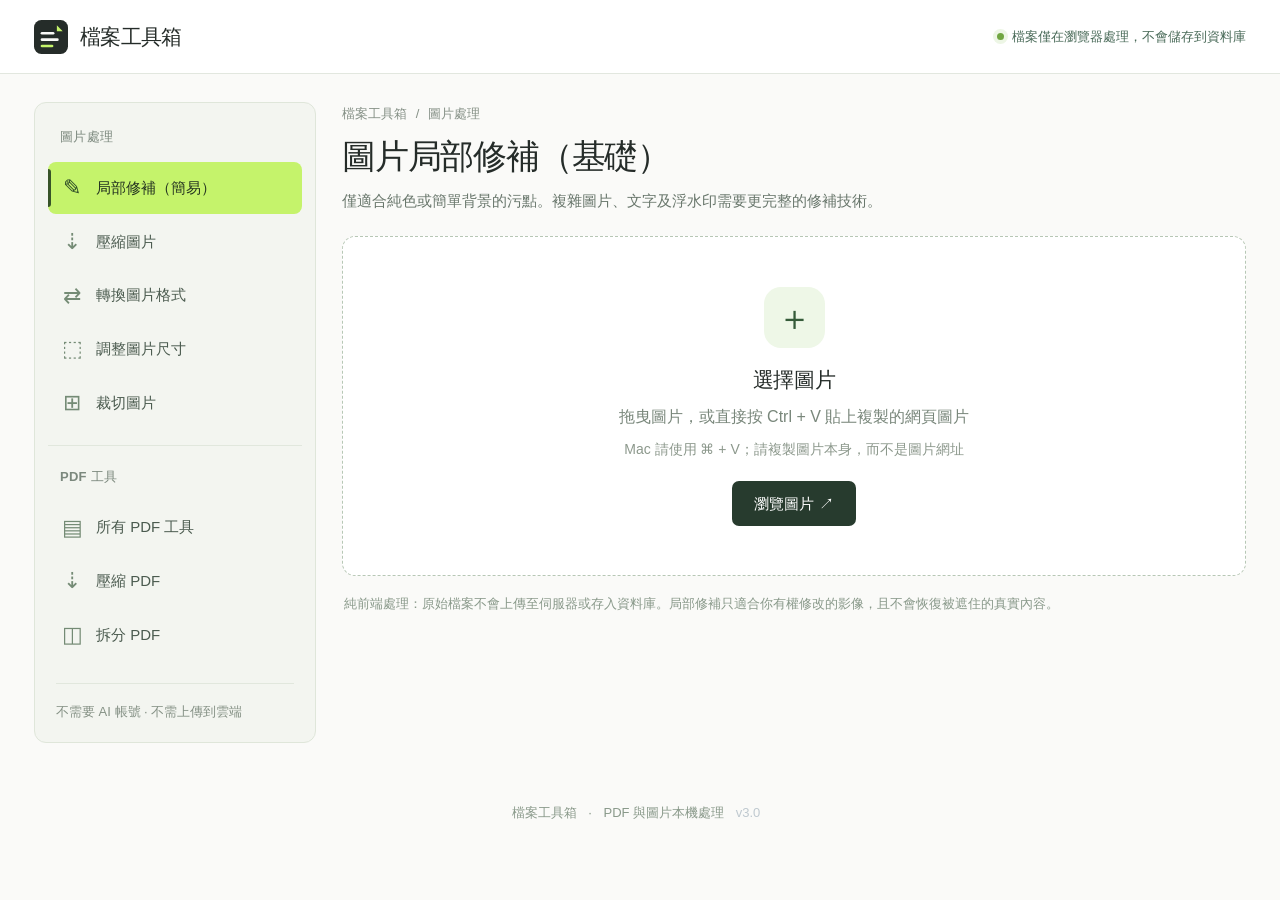
<file: image-tools.html>
<!doctype html>
<html lang="zh-Hant">
<head>
<meta charset="utf-8"><meta name="viewport" content="width=device-width,initial-scale=1">
<meta name="theme-color" content="#FAFAF8">
<meta name="description" content="圖片局部修補、壓縮、格式轉換、縮放與裁切。免登入，檔案只在瀏覽器本機處理。">
<title>圖片工具｜檔案工具箱</title>
<link rel="stylesheet" href="./style.css">
<link rel="stylesheet" href="./image-tools.css">
  <link rel="stylesheet" href="./theme-a-plus.css">
  <link rel="stylesheet" href="./readable-type.css">
  <link rel="icon" type="image/svg+xml" href="./favicon.svg">
<script defer src="./image-tools.js"></script>
</head>
<body>
<header class="header"><div class="header-inner">
<a class="brand" href="./" aria-label="檔案工具箱首頁"><img class="brand-favicon" src="./favicon.svg" width="34" height="34" alt="" aria-hidden="true"><span>檔案工具箱</span></a>
<div class="header-right"><span class="local-indicator"><span class="local-light"></span>檔案僅在瀏覽器處理，不會儲存到資料庫</span></div>
</div></header>
<div class="app-layout">
<aside class="sidebar" aria-label="工具選單">
<div class="mobile-tools-heading">選擇工具</div>
<nav id="imageNavigation">
<div class="nav-group"><div class="nav-group-title">圖片處理</div>
<button class="nav-item active" type="button" data-image-tool="repair" aria-pressed="true"><span class="nav-icon">✎</span><span>局部修補（簡易）</span></button>
<button class="nav-item" type="button" data-image-tool="compress" aria-pressed="false"><span class="nav-icon">⇣</span><span>壓縮圖片</span></button>
<button class="nav-item" type="button" data-image-tool="convert" aria-pressed="false"><span class="nav-icon">⇄</span><span>轉換圖片格式</span></button>
<button class="nav-item" type="button" data-image-tool="resize" aria-pressed="false"><span class="nav-icon">⬚</span><span>調整圖片尺寸</span></button>
<button class="nav-item" type="button" data-image-tool="crop" aria-pressed="false"><span class="nav-icon">⊞</span><span>裁切圖片</span></button>
</div>
<div class="nav-group"><div class="nav-group-title">PDF 工具</div>
<a class="nav-item nav-anchor" href="./"><span class="nav-icon">▤</span><span>所有 PDF 工具</span></a>
<a class="nav-item nav-anchor" href="./?tool=compress"><span class="nav-icon">⇣</span><span>壓縮 PDF</span></a>
<a class="nav-item nav-anchor" href="./?tool=split"><span class="nav-icon">◫</span><span>拆分 PDF</span></a>
</div>
</nav>
<div class="sidebar-bottom">不需要 AI 帳號 · 不需上傳到雲端</div>
</aside>
<main class="main-content">
<div class="main-heading"><div class="heading-copy"><div class="breadcrumb">檔案工具箱 <span>/</span> 圖片處理</div><h1 id="imageToolTitle">圖片局部修補</h1><p id="imageToolDescription">使用筆刷或框選標記想修補的部分，讓周圍影像補入。適合小範圍污點、文字或浮水印。</p></div>
<button id="resetImage" type="button" class="reset-button" hidden>↶ 重新選圖</button></div>

<section id="imageUpload" class="upload-zone" role="button" tabindex="0" aria-label="上傳圖片">
<input type="file" id="imageInput" accept="image/jpeg,image/png,image/webp,.jpg,.jpeg,.png,.webp" hidden>
<span class="upload-icon" aria-hidden="true">＋</span><strong>選擇圖片</strong><span class="upload-subtitle">拖曳圖片，或直接按 Ctrl + V 貼上複製的網頁圖片</span>
<span class="upload-help">Mac 請使用 ⌘ + V；請複製圖片本身，而不是圖片網址</span>
<button id="imageBrowse" type="button" class="browse-button">瀏覽圖片 ↗</button>
</section>

<section id="imageWorkspace" class="image-workspace" hidden>
<div class="image-workspace-bar"><div class="image-file-label"><span class="image-chip-icon">IMG</span><span id="imageFilename"></span><span id="imageDimensions" class="image-dimensions"></span></div><div class="image-workspace-buttons"><span class="paste-hint">Ctrl + V／⌘ + V 可貼上新圖片</span><button type="button" id="newImage" class="secondary-button">更換圖片</button><button type="button" id="showOriginal" class="secondary-button" aria-pressed="false">比較原圖</button></div></div>

<div id="repairControls" class="repair-controls">
<div class="repair-control-group" role="group" aria-label="選取方式"><button class="mode-btn active" type="button" data-draw-mode="brush" aria-pressed="true">✎ 筆刷</button><button class="mode-btn" type="button" data-draw-mode="rect" aria-pressed="false">▢ 框選</button></div>
<label class="brush-label" for="brushSize">筆刷大小 <span id="brushSizeLabel">28</span></label><input id="brushSize" type="range" min="4" max="120" step="2" value="28">
<div class="repair-control-actions"><button id="undoSelection" type="button" class="subtle-button">↶ 撤銷選取</button><button id="clearSelection" type="button" class="subtle-button">清除選取</button><button id="undoEdit" type="button" class="subtle-button">回復修補前</button></div>
</div>

<div class="image-stage" id="imageStage">
  <div class="image-canvases" id="imageCanvases">
    <canvas id="imageCanvas" aria-label="圖片預覽"></canvas>
    <canvas id="selectionCanvas" aria-label="用滑鼠或觸控筆標記範圍"></canvas>
  </div>
</div>
<div id="imageTip" class="instruction image-instruction">用筆刷塗抹或框選要修補的區域，紅色半透明部分就是處理範圍。</div>
<div id="advancedRepair" class="repair-limit" role="note">
  <strong>複雜照片建議使用 AI 修補</strong>
  <span>目前的免 AI 修補只能依據周圍顏色推算，無法自然還原人臉、動物、花紋或被遮住的細節。不要把補色結果當成真的去除浮水印。</span>
  <a href="https://inpaintweb.lxfater.com/" target="_blank" rel="noopener noreferrer">開啟獨立的瀏覽器 AI 修補工具 ↗</a>
  <small>外部服務，需自行重新選擇圖片，使用前請確認網站的隱私與授權說明。</small>
</div>
</section>

<section id="imageSettings" class="settings" hidden>
<div class="settings-header"><b id="imageSettingsTitle">輸出設定</b></div>
<div id="imageSettingsFields" class="image-settings-grid"></div>
</section>
<div id="imageFeedback" class="feedback" role="status" aria-live="polite" hidden></div>
<div id="imageActionBar" class="action-bar" hidden><div class="action-info"><strong id="imageActionSummary">準備修補</strong><span id="imageActionHint">不使用 AI，效果取決於背景複雜度</span></div><div class="image-action-buttons"><button id="imageApply" type="button" class="primary-button">套用修補 ↗</button><button id="imageDownload" type="button" class="secondary-button image-download-button">下載圖片 ↓</button></div></div>
<div class="bottom-note">純前端處理：原始檔案不會上傳至伺服器或存入資料庫。局部修補只適合你有權修改的影像，且不會恢復被遮住的真實內容。</div>
</main></div>
<footer class="footer">檔案工具箱 <span>·</span> PDF 與圖片本機處理 <span class="footer-version">v3.0</span></footer>
</body></html>
</file>
<file: style.css>
:root{font-family:Inter,"Noto Sans TC","Microsoft JhengHei",-apple-system,BlinkMacSystemFont,"Segoe UI",sans-serif;color:#1c2d39;background:#f5f7fa;font-synthesis:none;font-size:14px}*{box-sizing:border-box}body{margin:0;min-width:320px}button,input,select{font:inherit}button{cursor:pointer}button:disabled{cursor:not-allowed}a{color:inherit}[hidden]{display:none!important}:focus-visible{outline:3px solid #8ebfe5;outline-offset:2px}
.header{height:68px;border-bottom:1px solid #e3e9ef;background:white}.header-inner{height:100%;max-width:1510px;margin:auto;padding:0 34px;display:flex;justify-content:space-between;align-items:center}.brand{display:flex;align-items:center;gap:11px;text-decoration:none;font-size:18px;font-weight:750;letter-spacing:-.035em;white-space:nowrap}.brand b{font-weight:750}.brand-mark{width:29px;height:33px;background:#1a4e76;border-radius:6px;display:flex;position:relative;flex-direction:column;gap:5px;align-items:flex-start;justify-content:center;padding:6px 7px;box-shadow:0 3px 7px #1a4e761a}.doc-fold{position:absolute;right:0;top:0;border-bottom:9px solid #83b4d5;border-left:9px solid transparent}.doc-line{background:white;width:15px;height:3px;border-radius:1px}.doc-line.narrow{width:10px}.header-right{display:flex;gap:25px;align-items:center}.local-indicator{font-size:12px;color:#3c6862;display:flex;gap:8px;align-items:center}.local-light{width:7px;height:7px;background:#37a186;border-radius:100%;box-shadow:0 0 0 4px #e7f4ee}.github-link{font-size:12px;color:#657789;text-decoration:none;border-left:1px solid #e2e7eb;padding-left:23px}.github-link:hover{color:#225d8a}
.app-layout{max-width:1510px;margin:auto;padding:28px 34px 60px;display:grid;grid-template-columns:242px minmax(0,1fr);gap:29px;align-items:start}.sidebar{border:1px solid #e5eaf0;background:white;border-radius:12px;padding:15px 11px 20px;position:sticky;top:18px}.mobile-tools-heading{display:none}.nav-group+.nav-group{border-top:1px solid #ecf0f3;margin-top:16px;padding-top:13px}.nav-group-title{font-size:10px;text-transform:uppercase;letter-spacing:.1em;color:#93a0ac;font-weight:800;padding:6px 12px 12px}.nav-item{display:flex;align-items:center;gap:12px;border:0;background:transparent;width:100%;height:43px;text-align:left;border-radius:8px;color:#526170;font-weight:540;font-size:13px;padding:0 11px;margin:2px 0;white-space:nowrap}.nav-item:hover{background:#f3f6f9;color:#1c4f77}.nav-item.active{color:#1e5986;background:#e7f1f8;font-weight:740}.nav-icon{width:23px;flex:none;text-align:center;font-family:Georgia,serif;font-size:19px;font-weight:400;color:#8397a7}.nav-item.active .nav-icon{color:#1f6a9d}.sidebar-bottom{font-size:10px;color:#a4afb9;border-top:1px solid #edf0f3;margin:22px 8px 0;padding-top:17px}
.main-content{min-width:0;position:relative}.main-heading{display:flex;align-items:center;justify-content:space-between;gap:16px;margin:2px 0 22px}.breadcrumb{font-size:11px;color:#8a99a8;margin-bottom:9px}.breadcrumb span{padding:0 5px;color:#b6bfc7}.heading-copy h1{font-size:28px;margin:0 0 7px;font-weight:780;letter-spacing:-.05em;line-height:1.4}.heading-copy p{font-size:12px;color:#758596;line-height:1.7;margin:0}.reset-button{border:1px solid #d8e1e8;color:#607384;background:white;border-radius:7px;padding:10px 13px;white-space:nowrap;font-size:12px}.reset-button:hover{border-color:#99aebc;background:#f8fbfd}
.upload-zone{min-height:330px;background:white;border:1.5px dashed #afc0ce;border-radius:13px;display:flex;align-items:center;flex-direction:column;justify-content:center;padding:30px 25px;text-align:center;transition:background .2s,border-color .2s}.upload-zone:hover,.upload-zone.dragover{border-color:#3282b2;background:#f9fcff}.upload-zone[aria-disabled="true"]{opacity:.5;pointer-events:none}.upload-icon{width:61px;height:61px;border-radius:17px;background:#e9f3fb;display:grid;place-items:center;color:#2875a8;font-size:35px;font-weight:300;margin-bottom:16px;line-height:1}.upload-zone strong{font-size:18px;font-weight:740;margin-bottom:8px;letter-spacing:-.03em}.upload-subtitle{font-size:13px;color:#7f8f9e}.upload-help{font-size:11px;color:#a0afba;margin-top:7px}.browse-button{margin-top:21px;background:#245f8b;color:white;border:0;border-radius:7px;padding:11px 20px;font-size:13px;font-weight:720;box-shadow:0 4px 10px #245f8b14}.browse-button:hover{background:#194f77}
.workspace{border:1px solid #e4eaf0;background:white;border-radius:12px;overflow:hidden}.files-head{display:flex;justify-content:space-between;gap:12px;align-items:center;padding:17px 20px 10px}.files-heading{display:flex;align-items:center;gap:9px}.files-heading b{font-size:13px}.files-summary,.pages-count{color:#93a3b0;font-size:11px}.files-head-actions{display:flex;gap:8px;align-items:center}.secondary-button{background:white;border:1px solid #bdd0df;color:#246492;border-radius:7px;padding:8px 11px;font-weight:700;font-size:11px}.secondary-button:hover{background:#f1f7fb}.subtle-button{border:0;background:none;font-size:11px;color:#8f9daa;padding:8px}.subtle-button:hover{color:#aa4444}.file-chips{display:flex;gap:8px;overflow:auto;padding:4px 20px 19px;scrollbar-width:thin}.file-chip{flex:0 0 auto;display:flex;align-items:center;gap:7px;background:#f4f7fa;border:1px solid #e3eaf1;border-radius:7px;min-height:34px;max-width:290px;padding:4px 7px 4px 11px;font-size:11px;color:#526677}.file-chip-name{white-space:nowrap;overflow:hidden;text-overflow:ellipsis;max-width:190px}.file-chip small{color:#97a5b2;white-space:nowrap}.chip-remove{background:transparent;border:0;font-size:16px;width:22px;height:22px;color:#93a2ae;border-radius:4px;line-height:18px}.chip-remove:hover{color:#9f3d3d;background:#e9eef3}
.page-toolbar{border-top:1px solid #e8edf2;border-bottom:1px solid #e8edf2;background:#fbfcfd;padding:14px 20px;display:flex;justify-content:space-between;align-items:center;gap:12px;flex-wrap:wrap}.page-toolbar-left,.page-toolbar-right{display:flex;align-items:center;gap:12px}.page-toolbar-left b{font-size:13px}.page-toolbar-right{gap:6px}.mini-button{font-size:11px;color:#285e87;background:white;border:1px solid #d9e4ed;border-radius:6px;padding:7px 10px}.mini-button:hover{border-color:#8db3cf;background:#eff7fd}.toolbar-divider{height:23px;width:1px;background:#dfe6ec;margin:0 5px}.small-label{font-size:11px;color:#8393a1}.page-toolbar select{background:white;border:1px solid #d9e4ed;border-radius:6px;color:#425c70;font-size:11px;padding:6px;min-width:57px}.instruction{padding:15px 20px 0;color:#8d9eaa;font-size:11px}.page-grid{display:grid;grid-template-columns:repeat(auto-fill,minmax(146px,1fr));gap:15px;padding:19px 20px 24px;max-height:min(65vh,700px);min-height:170px;overflow:auto;align-content:start}.page-grid.size-small{grid-template-columns:repeat(auto-fill,minmax(114px,1fr));gap:12px}.page-grid.size-large{grid-template-columns:repeat(auto-fill,minmax(198px,1fr))}.page-card{background:white;border:1px solid #dce5eb;border-radius:9px;overflow:hidden;position:relative;min-width:0;transition:box-shadow .14s,border-color .14s,transform .14s;user-select:none}.page-card:hover{box-shadow:0 4px 16px #263b4c1a;transform:translateY(-1px)}.page-card.selected{border-color:#367ba9;box-shadow:inset 0 0 0 1px #367ba9}.page-card.dragover{border:2px dashed #2377af;background:#edf7fe}.page-card.dragging{opacity:.35}.page-card .page-preview{height:185px;background:#e9eef3;display:flex;align-items:center;justify-content:center;position:relative;cursor:pointer;padding:11px;overflow:hidden}.size-small .page-preview{height:145px}.size-large .page-preview{height:251px}.page-preview img{max-width:100%;max-height:100%;object-fit:contain;background:white;box-shadow:0 2px 9px #00000014}.page-placeholder{font-size:11px;color:#9aaab6}.selection-check{position:absolute;z-index:2;top:9px;left:9px;width:22px;height:22px;display:grid;place-items:center;border:1px solid #b3c2cd;border-radius:6px;background:white;color:transparent;box-shadow:0 1px 3px #00000017;font-size:14px;font-weight:800;pointer-events:none}.page-card.selected .selection-check{border-color:#1c6c9d;background:#2378a8;color:white}.page-card .page-meta{display:flex;justify-content:space-between;align-items:center;gap:5px;padding:10px 10px 8px;font-size:11px;font-weight:700;color:#4e6578}.page-source{font-size:10px;color:#a4b0bb;overflow:hidden;text-overflow:ellipsis;white-space:nowrap;font-weight:400}.page-card-actions{display:flex;gap:3px;border-top:1px solid #e8eef2;padding:5px 6px 7px;align-items:center;justify-content:center}.page-icon-button{border:0;background:transparent;color:#607f94;font-size:15px;border-radius:5px;width:30px;height:27px;display:grid;place-items:center}.page-icon-button:hover{background:#edf4fa;color:#165985}.page-icon-button.delete:hover{background:#ffeded;color:#ad4747}.page-icon-button:disabled{opacity:.3}.empty-pages{text-align:center;padding:70px 20px;color:#92a3af}
.settings{margin-top:17px;border:1px solid #e2e8ef;background:white;border-radius:12px;padding:20px}.settings-header{display:flex;align-items:center;gap:10px;margin-bottom:15px}.settings-header b{font-size:13px}.settings-header span{font-size:11px;color:#94a1ac}.settings-grid{display:flex;align-items:flex-end;gap:16px;flex-wrap:wrap}.setting{display:flex;flex-direction:column;gap:8px;min-width:150px;max-width:360px;flex:0 1 auto}.setting.wide{min-width:240px;flex:1}.setting>label{font-size:11px;color:#657989;font-weight:700}.setting select,.setting input[type=text],.setting input[type=number]{height:38px;border:1px solid #d7e1e9;border-radius:7px;padding:0 11px;font-size:12px;background:#fff;color:#273e50;outline:none;min-width:0}.setting select:focus,.setting input:focus{border-color:#3684bc}.segmented{display:flex;align-items:center;background:#edf2f6;padding:3px;border-radius:8px;gap:3px;max-width:max-content}.segment{border:0;background:transparent;color:#617889;padding:9px 17px;font-size:12px;min-width:70px;border-radius:6px;font-weight:600}.segment[aria-pressed=true]{background:#fff;box-shadow:0 1px 5px #18364f18;color:#205f8c;font-weight:760}.checkbox-setting{font-size:12px;color:#617889;display:flex;gap:8px;align-items:center;cursor:pointer;min-height:38px}.checkbox-setting input{accent-color:#266f9d;width:16px;height:16px}.setting-note{font-size:11px;color:#8294a3;line-height:1.75;flex:1 0 100%;margin-top:0}.setting-note.warning{color:#9f6136;background:#fff8e9;border:1px solid #f4e6cd;border-radius:7px;padding:9px 12px}
.feedback{margin:15px 0 0;background:#e9f5f0;color:#2d6e59;border:1px solid #cfe6dc;border-radius:8px;padding:11px 14px;font-size:12px;line-height:1.8;overflow-wrap:anywhere;white-space:pre-wrap}.feedback.error{background:#fff1ed;color:#a33e37;border-color:#f2d8d1}.feedback.busy{background:#eff6fb;color:#2c678a;border-color:#d5e8f4}
.action-bar{position:sticky;bottom:0;z-index:8;background:#fff;border:1px solid #dfe8ef;box-shadow:0 -6px 25px #1e41520d;border-radius:11px;margin-top:16px;padding:13px 17px;display:flex;justify-content:space-between;gap:20px;align-items:center}.action-info{display:flex;flex-direction:column;gap:4px}.action-info strong{font-size:12px}.action-info span{font-size:11px;color:#8fa1af}.primary-button{min-width:167px;background:#226795;color:#fff;border:1px solid #226795;border-radius:8px;padding:12px 17px;font-size:12px;font-weight:780;display:flex;align-items:center;justify-content:center;gap:18px;white-space:nowrap}.primary-button:hover:not(:disabled){background:#14527d}.primary-button:disabled{background:#b6c4ce;border-color:#b6c4ce}.button-arrow{font-size:16px}.bottom-note{font-size:11px;color:#96a5b1;line-height:1.8;margin:17px 2px 0}.footer{font-size:11px;color:#a0aeb9;text-align:center;padding:0 20px 23px}.footer span{margin:0 8px}.footer-version{color:#bec8cf}
@media(max-width:980px){.header-inner{padding:0 20px}.app-layout{padding:22px 20px 50px;grid-template-columns:210px minmax(0,1fr);gap:17px}.nav-item{font-size:12px;gap:8px}.page-grid{grid-template-columns:repeat(auto-fill,minmax(129px,1fr));gap:10px;padding:15px}.page-card .page-preview{height:170px}}
@media(max-width:720px){.header{height:60px}.header-inner{padding:0 15px}.brand{font-size:16px}.github-link{display:none}.local-indicator{font-size:10px;max-width:165px;line-height:1.3}.app-layout{display:flex;flex-direction:column;padding:12px 12px 40px;gap:15px}.sidebar{width:100%;position:static;padding:10px 10px 12px;overflow:hidden}.mobile-tools-heading{display:block;font-size:11px;font-weight:730;color:#778b9b;padding:5px 4px 9px}.sidebar nav{display:flex;overflow-x:auto;gap:6px;scrollbar-width:thin}.nav-group{display:contents}.nav-group+.nav-group{margin:0;padding:0;border:0}.nav-group-title{display:none}.nav-item{flex:0 0 auto;width:auto;height:36px;padding:0 11px;font-size:11px;background:#f5f7fa;border:1px solid #edf1f4}.nav-item.active{border-color:#b4d3e6}.nav-icon{font-size:15px;width:16px}.sidebar-bottom{display:none}.main-content{width:100%}.main-heading{margin:0 3px 18px}.heading-copy h1{font-size:23px}.heading-copy p{font-size:11px}.upload-zone{min-height:300px}.page-grid{max-height:60vh}.page-toolbar{padding:12px;gap:9px}.page-toolbar-right{gap:4px}.page-toolbar-left{gap:5px}.page-toolbar-left b{font-size:12px}.mini-button{padding:7px}.page-grid{padding:12px}.files-head{padding:13px 12px 10px}.file-chips{padding:0 12px 12px}.instruction{padding:12px 12px 0}.settings{padding:14px}.setting{flex:1 1 130px;min-width:0}.action-bar{bottom:0}}
@media(max-width:400px){.local-indicator{max-width:132px}.page-grid{grid-template-columns:repeat(2,minmax(0,1fr))}.page-preview{height:155px!important}.page-source{display:none}.action-bar{padding:11px}.primary-button{min-width:137px;gap:8px}.action-info{max-width:150px}.action-info span{font-size:10px}.segment{min-width:60px;padding:9px 10px}}
@media(prefers-reduced-motion:reduce){*{transition:none!important}}
/* 圖片工具連結沿用 PDF 工具選單外觀 */
.nav-anchor{text-decoration:none;display:flex;align-items:center}.nav-anchor:hover{text-decoration:none;background:#f0f6fb;color:#1d5f8b}


/* 所有 PDF 工具共用的放大預覽 */
.page-card .page-zoom-button{position:absolute;z-index:3;top:9px;right:9px;width:28px;height:28px;display:grid;place-items:center;padding:0;border:1px solid #c7d4c4;border-radius:7px;background:#fff;color:#435d48;cursor:pointer;box-shadow:0 1px 4px #233c2420}
.page-card .page-zoom-button:hover{background:#e9f3e3;border-color:#75966c;color:#223b2a}
.page-card .page-zoom-button:focus-visible,.page-viewer button:focus-visible{outline:2px solid #729854;outline-offset:2px}
.page-viewer{box-sizing:border-box;position:fixed;inset:0;margin:auto;padding:0;width:min(1100px,calc(100vw - 36px));height:min(920px,calc(100dvh - 36px));max-width:none;max-height:none;background:#f2f4ef;color:#24392c;border:1px solid #d5dfd1;border-radius:12px;overflow:hidden;box-shadow:0 16px 80px #0005}
.page-viewer[open]{display:flex;flex-direction:column}
.page-viewer::backdrop{background:#19221dc9}
body:has(.page-viewer[open]){overflow:hidden}
.page-viewer-header{flex:none;display:flex;justify-content:space-between;align-items:center;gap:8px;padding:10px 14px;background:#fff;border-bottom:1px solid #d9e1d4}
.page-viewer-header strong{min-width:0;overflow:hidden;text-overflow:ellipsis;white-space:nowrap;font-size:14px}
.page-viewer-controls{display:flex;align-items:center;gap:5px;flex:none}
.page-viewer-controls button{display:grid;place-items:center;min-width:32px;height:34px;padding:0 8px;color:#314936;background:#fff;border:1px solid #d9e2d4;border-radius:6px;font-size:20px;line-height:1;cursor:pointer}
.page-viewer-controls button:hover:not(:disabled){background:#e9f3e3}
.page-viewer-controls button:disabled{opacity:.35;cursor:default}
.page-viewer-controls button[data-fit]{font-size:12px;min-width:68px}
.page-viewer-controls button[data-close]{margin-left:5px;font-size:25px;border:0}
.page-viewer-separator{width:1px;height:22px;background:#d9e2d4;margin:0 2px}
.page-viewer-stage{flex:1;min-height:0;overflow:auto;overscroll-behavior:contain}
.page-viewer-content{box-sizing:border-box;min-width:100%;min-height:100%;width:max-content;display:flex;align-items:center;justify-content:center;padding:16px;color:#647568;font-size:14px}
.page-viewer-content canvas,.page-viewer-content img{display:block;flex:none;max-width:none;max-height:none;background:white;box-shadow:0 2px 14px #24392c24}
@media(max-width:600px){.page-viewer{width:calc(100vw - 12px);height:calc(100dvh - 12px)}.page-viewer-header{flex-wrap:wrap;padding:8px 10px}.page-viewer-controls{margin-left:auto;gap:3px}.page-viewer-controls button{min-width:30px;padding:0 6px}}


/* 文件放大後可用滑鼠抓住頁面移動，避免選取文字或拖出圖片。 */
.page-viewer-stage{scroll-behavior:auto;user-select:none;-webkit-user-select:none}
.page-viewer-stage.can-pan .page-viewer-content canvas,.page-viewer-stage.can-pan .page-viewer-content img{cursor:grab}
.page-viewer-stage.is-panning,.page-viewer-stage.is-panning *{cursor:grabbing!important}
.page-viewer-content img{-webkit-user-drag:none}
</file>
<file: image-tools.css>
.nav-anchor{text-decoration:none}.nav-anchor:hover{background:#edf4f9}.image-workspace{background:#fff;border:1px solid #e3eaf0;border-radius:12px;overflow:hidden}.image-workspace-bar{padding:14px 16px;display:flex;align-items:center;justify-content:space-between;gap:12px;flex-wrap:wrap;border-bottom:1px solid #e6edf1}.image-file-label{display:flex;align-items:center;gap:9px;min-width:0;flex:1}.image-file-label #imageFilename{min-width:0;max-width:360px;overflow:hidden;text-overflow:ellipsis;white-space:nowrap;font-weight:700;font-size:12px;color:#3b586e}.image-chip-icon{font-size:10px;font-weight:800;color:#32709a;background:#e9f2f9;border:1px solid #d4e7f2;border-radius:5px;padding:6px}.image-dimensions{color:#889eac;font-size:11px;white-space:nowrap}.image-workspace-buttons{display:flex;gap:7px}.repair-controls{display:flex;gap:12px;align-items:center;padding:12px 16px;flex-wrap:wrap;border-bottom:1px solid #e8edf1;background:#fbfdfe}.repair-control-group{display:flex;border:1px solid #dce5eb;padding:3px;border-radius:8px;background:#f0f4f7;gap:3px}.mode-btn{font-size:12px;color:#5f7586;padding:8px 11px;background:none;border:0;border-radius:6px}.mode-btn.active{background:#fff;color:#1e628e;font-weight:750;box-shadow:0 1px 4px #23476115}.brush-label{font-size:11px;color:#5e7888;white-space:nowrap}.brush-label span{font-weight:800;margin-left:5px;color:#2a688d}.repair-controls input[type=range]{width:108px;accent-color:#216995}.repair-control-actions{display:flex;flex-wrap:wrap;gap:2px;margin-left:auto}.repair-control-actions .subtle-button{border-radius:5px;padding:7px}.repair-control-actions .subtle-button:hover{background:#edf3f7}.image-stage{display:flex;align-items:center;justify-content:center;background-color:#eaf0f5;background-image:linear-gradient(45deg,#dfe7ec 25%,transparent 25%),linear-gradient(-45deg,#dfe7ec 25%,transparent 25%),linear-gradient(45deg,transparent 75%,#dfe7ec 75%),linear-gradient(-45deg,transparent 75%,#dfe7ec 75%);background-size:18px 18px;background-position:0 0,0 9px,9px -9px,-9px 0;max-height:620px;min-height:230px;padding:22px;overflow:auto}.image-canvases{position:relative;max-width:100%;flex:0 0 auto;background:white;box-shadow:0 7px 27px #1c334038;line-height:0}.image-canvases canvas{display:block;max-width:100%;height:auto}.image-canvases #selectionCanvas{position:absolute;inset:0;width:100%;height:100%;touch-action:none;cursor:crosshair}.image-instruction{border-top:1px solid #edf0f3;padding:13px 16px 15px!important;font-size:11px;line-height:1.6}.image-settings-grid{display:flex;gap:16px;align-items:end;flex-wrap:wrap}.image-settings-grid .setting{flex:0 1 auto;min-width:140px}.image-settings-grid .setting label{font-size:12px}.image-settings-grid input[type=number],.image-settings-grid input[type=text]{width:130px}.image-settings-grid input[type=range]{accent-color:#226a96;width:200px}.image-settings-grid .range-value{font-size:12px;font-weight:750;color:#235f84}.image-action-buttons{display:flex;align-items:center;gap:9px}.image-action-buttons .primary-button{min-width:132px}.image-download-button{padding:12px 15px;border-radius:8px;font-size:12px;font-weight:740;white-space:nowrap}.image-input-row{display:flex;align-items:center;gap:12px;flex-wrap:wrap}.image-input-note{font-size:11px;color:#8a99a5;line-height:1.7}.image-label-note{font-size:11px;color:#8392a1}.image-stats{display:flex;align-items:center;gap:12px;flex-wrap:wrap;font-size:12px;color:#547187}.image-stats strong{color:#28678d}.image-stats .saving{color:#1b8866}.image-setting-checkbox{font-size:12px;color:#5e7484;display:flex;gap:6px;align-items:center}.image-setting-checkbox input{accent-color:#256f9b;width:17px;height:17px}@media(max-width:800px){.repair-controls{gap:8px}.repair-control-actions{margin-left:0}.image-stage{padding:12px}.image-action-buttons{flex-direction:column;align-items:stretch}.image-action-buttons .primary-button,.image-action-buttons .secondary-button{width:100%;text-align:center;justify-content:center}}@media(max-width:570px){.image-workspace-bar{padding:10px;gap:10px}.image-file-label{width:100%}.image-workspace-buttons{width:100%;justify-content:flex-end}.repair-controls{padding:10px}.image-stage{min-height:180px}.image-settings-grid .setting{min-width:120px}.image-action-buttons{min-width:145px}.image-file-label #imageFilename{max-width:220px}.image-dimensions{font-size:10px}}
</file>
<file: theme-a-plus.css>
/* A+ 主題：紙白 × 石墨 × 鼠尾草綠 × 萊姆綠
   只修改介面樣式，不更動 PDF／圖片處理流程。 */
:root {
  --surface: #FFFFFF;
  --canvas: #FAFAF8;
  --sidebar-bg: #F3F5F0;
  --ink: #252C29;
  --text-muted: #68766C;
  --sage: #426A59;
  --lime: #C5F36B;
  --lime-pale: #F1F8E8;
  --line: #E2E7DF;
  background: var(--canvas);
  color: var(--ink);
  color-scheme: light;
}
body { background: var(--canvas); color: var(--ink); }
button, input, select { accent-color: var(--sage); }
button { transition: background-color .16s ease, border-color .16s ease, color .16s ease, box-shadow .16s ease; }
a { transition: color .16s ease, background-color .16s ease; }
:focus-visible { outline: 3px solid #A0DB44; outline-offset: 3px; }

/* 主視覺不使用亮色大面積鋪底，單一圖示保留最小必要細節。 */
.header { background: #FFFFFF; border-color: var(--line); }
.brand { color: var(--ink); }
.brand-mark {
  width: 32px; height: 32px; border-radius: 8px;
  background: #252C29; box-shadow: none; padding: 8px 9px;
  gap: 5px;
}
.brand-mark .doc-fold { border-bottom-color: var(--lime); }
.brand-mark .doc-line { background: #FFFFFF; height: 2px; }
.brand-mark .doc-line.narrow { background: var(--lime); }
.local-indicator { color: #496A58; }
.local-light { background: #71A642; box-shadow: 0 0 0 4px #EDF6E5; }
.github-link { color: #5B6D60; border-left-color: var(--line); }
.github-link:hover { color: #274C33; }

/* 左側工具列：預設中性，點選時才亮綠。 */
.sidebar { background: var(--sidebar-bg); border-color: #DFE6DA; box-shadow: none; }
.nav-group+.nav-group { border-top-color: #E1E7DD; }
.nav-group-title { color: #7B887D; }
.nav-item { position: relative; color: #4B5B4F; }
.nav-icon { color: #748B75; }
.nav-anchor { color: #4B5B4F; }
.nav-item:hover, .nav-anchor:hover {
  background: #E8F4D9; color: #2D4F31;
}
.nav-item.active {
  background: var(--lime); color: #253421; font-weight: 760;
  box-shadow: none;
}
.nav-item.active::before {
  content: ""; position: absolute; left: 0; top: 7px; bottom: 7px;
  width: 3px; border-radius: 0 3px 3px 0; background: #375328;
}
.nav-item.active .nav-icon { color: #2D4B27; }
.sidebar-bottom { border-top-color: #E1E7DD; color: #859185; }
.breadcrumb, .breadcrumb span { color: #859086; }
.heading-copy h1 { color: #252C29; }
.heading-copy p { color: #69776C; }
.reset-button, .secondary-button {
  background: #FFFFFF; color: #385A45; border: 1px solid #D7E3CF;
}
.reset-button:hover, .secondary-button:hover {
  background: var(--lime-pale); border-color: #8BAE64; color: #294A32;
}
.subtle-button { color: #728274; }
.subtle-button:hover { color: #315A34; background: #EAF5DE; }

/* 上傳入口 */
.upload-zone {
  background: #FFFFFF; border: 1.5px dashed #B7C7B5;
}
.upload-zone:hover, .upload-zone.dragover {
  border-color: #80AC56; background: #F6FBEF;
}
.upload-icon { background: #EEF7E7; color: #355B39; }
.upload-zone strong { color: var(--ink); }
.upload-subtitle { color: #79877B; }
.upload-help { color: #8C988C; }
.browse-button {
  background: #273B2E; color: #FFFFFF; box-shadow: none;
}
.browse-button:hover {
  background: var(--lime); color: #273B2E;
}

/* 頁面預覽和檔案資訊 */
.workspace, .settings, .image-workspace {
  background: #FFFFFF; border-color: var(--line);
}
.files-summary, .pages-count, .file-chip small { color: #7B8D7C; }
.file-chip { background: #F4F6F2; border-color: #E1E7DB; color: #4E6151; }
.chip-remove { color: #778D79; }
.chip-remove:hover { color: #8A3737; background: #F5E9E6; }
.page-toolbar {
  background: #F9FAF7; border-top-color: var(--line); border-bottom-color: var(--line);
}
.page-toolbar-left b { color: #2B362D; }
.mini-button, .page-toolbar select {
  background: #FFFFFF; border-color: #D9E3D4; color: #3F6149;
}
.mini-button:hover {
  background: var(--lime-pale); border-color: #92B96E;
}
.toolbar-divider { background: #DCE6D7; }
.instruction { color: #788779; }
.page-card { border-color: #DFE6DC; }
.page-card:hover { box-shadow: 0 4px 15px #273E2820; }
.page-card.selected {
  background: #FBFDF8; border-color: #5B8B4F; box-shadow: inset 0 0 0 1px #5B8B4F;
}
.page-card.dragover { background: #F3FBEA; border-color: #7FAE47; }
.page-card .page-preview { background: #EEF1EB; }
.page-card .page-meta { color: #48604B; }
.page-source { color: #8B9D8F; }
.page-card .selection-check { color: transparent; border-color: #A8B7A5; }
.page-card.selected .selection-check {
  background: var(--lime); border-color: #68934D; color: #253421;
}
.page-icon-button { color: #66826B; }
.page-icon-button:hover { background: #EAF5DE; color: #365E3A; }
.empty-pages { color: #8B998D; }

/* 輸出設定 */
.settings-header b, .files-heading b { color: var(--ink); }
.setting>label, .setting label { color: #536D58; }
.setting select, .setting input[type=text], .setting input[type=number] {
  border-color: #D9E3D4; color: #29382D;
}
.setting select:focus, .setting input:focus { border-color: #7FAD53; }
.segmented { background: #EFF3EB; }
.segment { color: #617563; }
.segment[aria-pressed=true] {
  background: var(--lime); color: #273B2D; box-shadow: none;
}
.checkbox-setting, .image-setting-checkbox { color: #607564; }
.checkbox-setting input, .image-setting-checkbox input,
.repair-controls input[type=range], .image-settings-grid input[type=range] {
  accent-color: #6EAA3F;
}
.setting-note { color: #718373; }
.setting-note.warning { color: #8B6532; background: #FFF9EC; border-color: #F1E6D1; }
.feedback { background: #EDF7E8; color: #335D3C; border-color: #D2E8C4; }
.feedback.busy { color: #42653F; background: #F1F7EA; border-color: #D7E6CE; }
.feedback.error { background: #FFF2EF; border-color: #F3D7D0; color: #9A3E35; }

/* 操作列 */
.action-bar { background: #FFFFFF; border-color: #DCE6D8; box-shadow: 0 -6px 23px #293D2910; }
.action-info strong { color: var(--ink); }
.action-info span { color: #7D8F80; }
.primary-button {
  background: #273B2E; color: #FFFFFF; border-color: #273B2E;
  box-shadow: none;
}
.primary-button:hover:not(:disabled) {
  background: var(--lime); border-color: #A4CF5E; color: #263522;
}
.primary-button:active:not(:disabled) { background: #B5E758; }
.primary-button:disabled {
  background: #C7D0C5; border-color: #C7D0C5; color: #F8FAF5;
}
.bottom-note, .footer { color: #89998A; }

/* 圖片處理：畫布維持中性深淺，工具列共用同一組選取色 */
.image-workspace-bar { border-bottom-color: var(--line); }
.image-file-label #imageFilename { color: #3A563F; }
.image-chip-icon { color: #456A4C; background: #EEF5E8; border-color: #D9E8D1; }
.image-dimensions { color: #829284; }
.repair-controls { background: #F9FBF6; border-bottom-color: var(--line); }
.repair-control-group { background: #EEF3E9; border-color: #D8E2D2; }
.mode-btn { color: #536A58; }
.mode-btn.active {
  background: var(--lime); color: #273B2E; box-shadow: none;
}
.brush-label, .image-input-note, .image-label-note { color: #607664; }
.brush-label span, .image-stats strong { color: #4C7F3A; }
.image-stage {
  background-color: #E7ECE5;
  background-image:
    linear-gradient(45deg,#DDE5DA 25%,transparent 25%),
    linear-gradient(-45deg,#DDE5DA 25%,transparent 25%),
    linear-gradient(45deg,transparent 75%,#DDE5DA 75%),
    linear-gradient(-45deg,transparent 75%,#DDE5DA 75%);
}
.page-grid, .image-stage { scrollbar-color: #B7C6B2 transparent; }

/* 動態可停用；不做大面積閃爍、光暈。 */
@media (prefers-reduced-motion: reduce) {
  button, a { transition: none !important; }
}
@media (max-width:720px) {
  .sidebar { background: #F7F8F5; }
  .nav-item { border-color: #E1E8DA; background: #FFFFFF; }
  .nav-item:hover { background: #EDF7E3; }
  .nav-item.active { background: var(--lime); border-color: #A4C96C; }
}
</file>
<file: readable-type.css>
/* 文字系統 v4：以系統原生無襯線字型提高閱讀性，
   繁體中文使用 PingFang TC / Noto Sans TC / 微軟正黑體作為後備。
   基本操作文字 15–16px，輔助說明至少 13px。 */
:root {
  font-family: -apple-system, BlinkMacSystemFont, "Segoe UI", "PingFang TC", "Noto Sans TC", "Microsoft JhengHei", "Helvetica Neue", Arial, sans-serif;
  font-size: 16px;
  line-height: 1.55;
  -webkit-font-smoothing: antialiased;
  text-rendering: optimizeLegibility;
}
body, button, select, input, textarea { font-family: inherit; }
button { font-weight: 600; }
.header { height: 74px; }
.header-inner { min-height: 74px; }
.brand { font-size: 21px; font-weight: 760; letter-spacing: -.035em; gap: 12px; }
.brand-favicon { width: 34px; height: 34px; display: block; flex: none; }
.local-indicator { font-size: 13px; font-weight: 580; }
.app-layout { grid-template-columns: 282px minmax(0,1fr); gap: 26px; }
.sidebar { padding: 16px 13px 20px; }
.nav-group-title { font-size: 13px; letter-spacing: .02em; padding: 8px 12px 13px; font-weight: 700; }
.nav-item { min-height: 49px; height: auto; font-size: 15px; padding: 11px 12px; gap: 12px; line-height: 1.35; white-space: normal; }
.nav-icon { font-size: 22px; width: 24px; }
.sidebar-bottom { font-size: 13px; line-height: 1.65; }
.mobile-tools-heading { font-size: 14px; }
.breadcrumb { font-size: 13px; margin-bottom: 10px; }
.heading-copy h1 { font-size: clamp(28px, 2.7vw, 34px); letter-spacing: -.035em; line-height: 1.35; margin-bottom: 8px; }
.heading-copy p { font-size: 15px; line-height: 1.75; max-width: 820px; }
.reset-button { font-size: 14px; padding: 11px 14px; min-height: 42px; }
.upload-zone { min-height: 340px; }
.upload-zone strong { font-size: 21px; letter-spacing: -.02em; }
.upload-subtitle { font-size: 16px; line-height: 1.65; }
.upload-help { font-size: 14px; line-height: 1.6; }
.browse-button { font-size: 15px; min-height: 45px; padding: 10px 22px; }
.files-head { padding-top: 20px; padding-bottom: 13px; }
.files-heading b { font-size: 16px; }
.files-summary, .pages-count { font-size: 13px; }
.secondary-button { font-size: 14px; min-height: 40px; padding: 8px 12px; }
.subtle-button { font-size: 14px; padding: 8px; }
.file-chip { font-size: 14px; min-height: 42px; }
.file-chip small { font-size: 12px; }
.page-toolbar-left b { font-size: 16px; }
.page-toolbar { padding-top: 14px; padding-bottom: 14px; }
.mini-button { font-size: 14px; min-height: 37px; padding: 8px 13px; }
.small-label { font-size: 13px; }
.page-toolbar select { font-size: 14px; min-height: 36px; }
.instruction { font-size: 14px; line-height: 1.65; }
.page-card .page-meta { font-size: 14px; line-height: 1.4; }
.page-source { font-size: 12px; }
.page-placeholder { font-size: 13px; }
.page-icon-button { width: 36px; height: 35px; font-size: 18px; }
.page-rotate-button {
  width: auto; height: auto; min-height: 42px; padding: 9px 13px;
  font-family: inherit; font-size: 14px; font-weight: 750;
  color: #365B3A; background: #EAF6DE; border: 1px solid #BBD8A2;
}
.page-rotate-button:hover:not(:disabled) { background: #C5F36B; color: #273B2E; border-color: #99C45E; }
.rotate-page-actions { padding: 9px 8px 11px; }
.rotate-page-card .page-preview { cursor: default; }
.settings { padding: 22px; }
.settings-header b { font-size: 16px; }
.settings-header span { font-size: 13px; }
.setting>label, .setting label { font-size: 14px; line-height: 1.5; }
.setting select, .setting input[type=text], .setting input[type=number] {
  font-size: 15px; min-height: 44px; height: 44px; padding-inline: 12px;
}
.setting-note, .checkbox-setting { font-size: 14px; line-height: 1.6; }
.segment { font-size: 15px; padding: 11px 18px; }
.feedback { font-size: 14px; line-height: 1.7; }
.action-info strong { font-size: 16px; }
.action-info span { font-size: 13px; }
.primary-button { min-height: 48px; min-width: 175px; padding: 12px 19px; font-size: 15px; }
.bottom-note { font-size: 13px; line-height: 1.75; }
.footer { font-size: 13px; }
.image-file-label #imageFilename { font-size: 15px; }
.image-chip-icon { font-size: 12px; }
.image-dimensions { font-size: 13px; }
.mode-btn { font-size: 14px; padding: 9px 12px; }
.brush-label { font-size: 14px; }
.image-instruction { font-size: 14px !important; }
.image-settings-grid .setting label { font-size: 14px; }
.image-input-note, .image-label-note { font-size: 13px; line-height: 1.7; }
.image-setting-checkbox { font-size: 14px; }
.image-action-buttons .image-download-button { font-size: 14px; }
.paste-hint { font-size: 13px; color: #526B57; line-height: 1.5; }
@media (max-width: 1050px) and (min-width: 721px) {
  .app-layout { grid-template-columns: 255px minmax(0,1fr); gap: 18px; }
  .nav-item { font-size: 14px; padding: 10px 9px; }
}
@media (max-width: 720px) {
  .header, .header-inner { height: 64px; min-height: 64px; }
  .brand { font-size: 18px; gap: 9px; }
  .brand-favicon { width: 30px; height: 30px; }
  .local-indicator { font-size: 11px; line-height: 1.4; max-width: 160px; }
  .app-layout { display: flex; flex-direction: column; gap: 16px; }
  .sidebar { padding: 10px 10px 12px; }
  .nav-item { min-height: 44px; height: auto; font-size: 14px; line-height: 1.35; padding: 10px 13px; }
  .nav-icon { font-size: 18px; width: 18px; }
  .heading-copy h1 { font-size: 27px; }
  .heading-copy p { font-size: 14px; }
  .breadcrumb { font-size: 12px; }
  .upload-zone strong { font-size: 19px; }
  .upload-subtitle { font-size: 14px; }
  .upload-help { font-size: 13px; }
  .files-heading b,.page-toolbar-left b { font-size: 14px; }
  .mini-button { font-size: 13px; }
  .instruction { font-size: 13px; }
  .page-card .page-meta { font-size: 13px; }
  .page-rotate-button { font-size: 13px; min-height: 42px; padding: 9px; }
  .setting select, .setting input[type=text], .setting input[type=number] { font-size: 14px; }
  .action-info strong { font-size: 14px; }
  .action-info span { font-size: 12px; }
  .primary-button { font-size: 14px; min-width: 142px; }
  .image-workspace-buttons { flex-wrap: wrap; }
  .paste-hint { width: 100%; font-size: 12px; }
}
@media (prefers-reduced-motion: reduce) {
  button, a { transition: none !important; }
}
/* 旋轉工具：選取頁面後只透過工具列的單一控制操作。 */
.rotate-selected-button {
  display: inline-flex; align-items: center; justify-content: center; gap: 8px;
  min-height: 40px; border-radius: 8px; padding: 8px 15px;
  font-size: 15px; font-weight: 740;
  border: 1px solid #A7C68C; color: #284D30; background: #EAF6DE;
}
.rotate-selected-button:hover:not(:disabled) { background: #C5F36B; border-color: #7DB34D; color: #253B28; }
.rotate-selected-button:disabled { opacity: .42; cursor: not-allowed; }
.rotate-selected-button .rotate-arrow { font-size: 22px; line-height: 1; }
.rotate-page-card .page-preview { cursor: pointer; }
.rotate-page-card .selection-check { visibility: visible; }
@media(max-width: 720px) {
 .rotate-selected-button { flex: 1 1 160px; min-height: 44px; font-size: 14px; }
 .page-toolbar-right { flex-wrap: wrap; }
}

.repair-limit {
  display:flex;flex-direction:column;align-items:flex-start;gap:8px;
  background:#F8F9F5;border-top:1px solid #E1E9DD;
  padding:16px 20px;color:#3E5344;font-size:14px;line-height:1.7;
}
.repair-limit strong{font-size:15px;color:#2C4531}
.repair-limit span{color:#56675B}
.repair-limit a{
  display:inline-flex;align-items:center;min-height:40px;padding:8px 13px;
  border-radius:8px;background:#EAF6DE;border:1px solid #BCD6AA;
  color:#2E5835;text-decoration:none;font-size:14px;font-weight:700;
}
.repair-limit a:hover{background:#C5F36B;border-color:#8CB65C}
.repair-limit small{font-size:12px;color:#7A897D}
</file>
